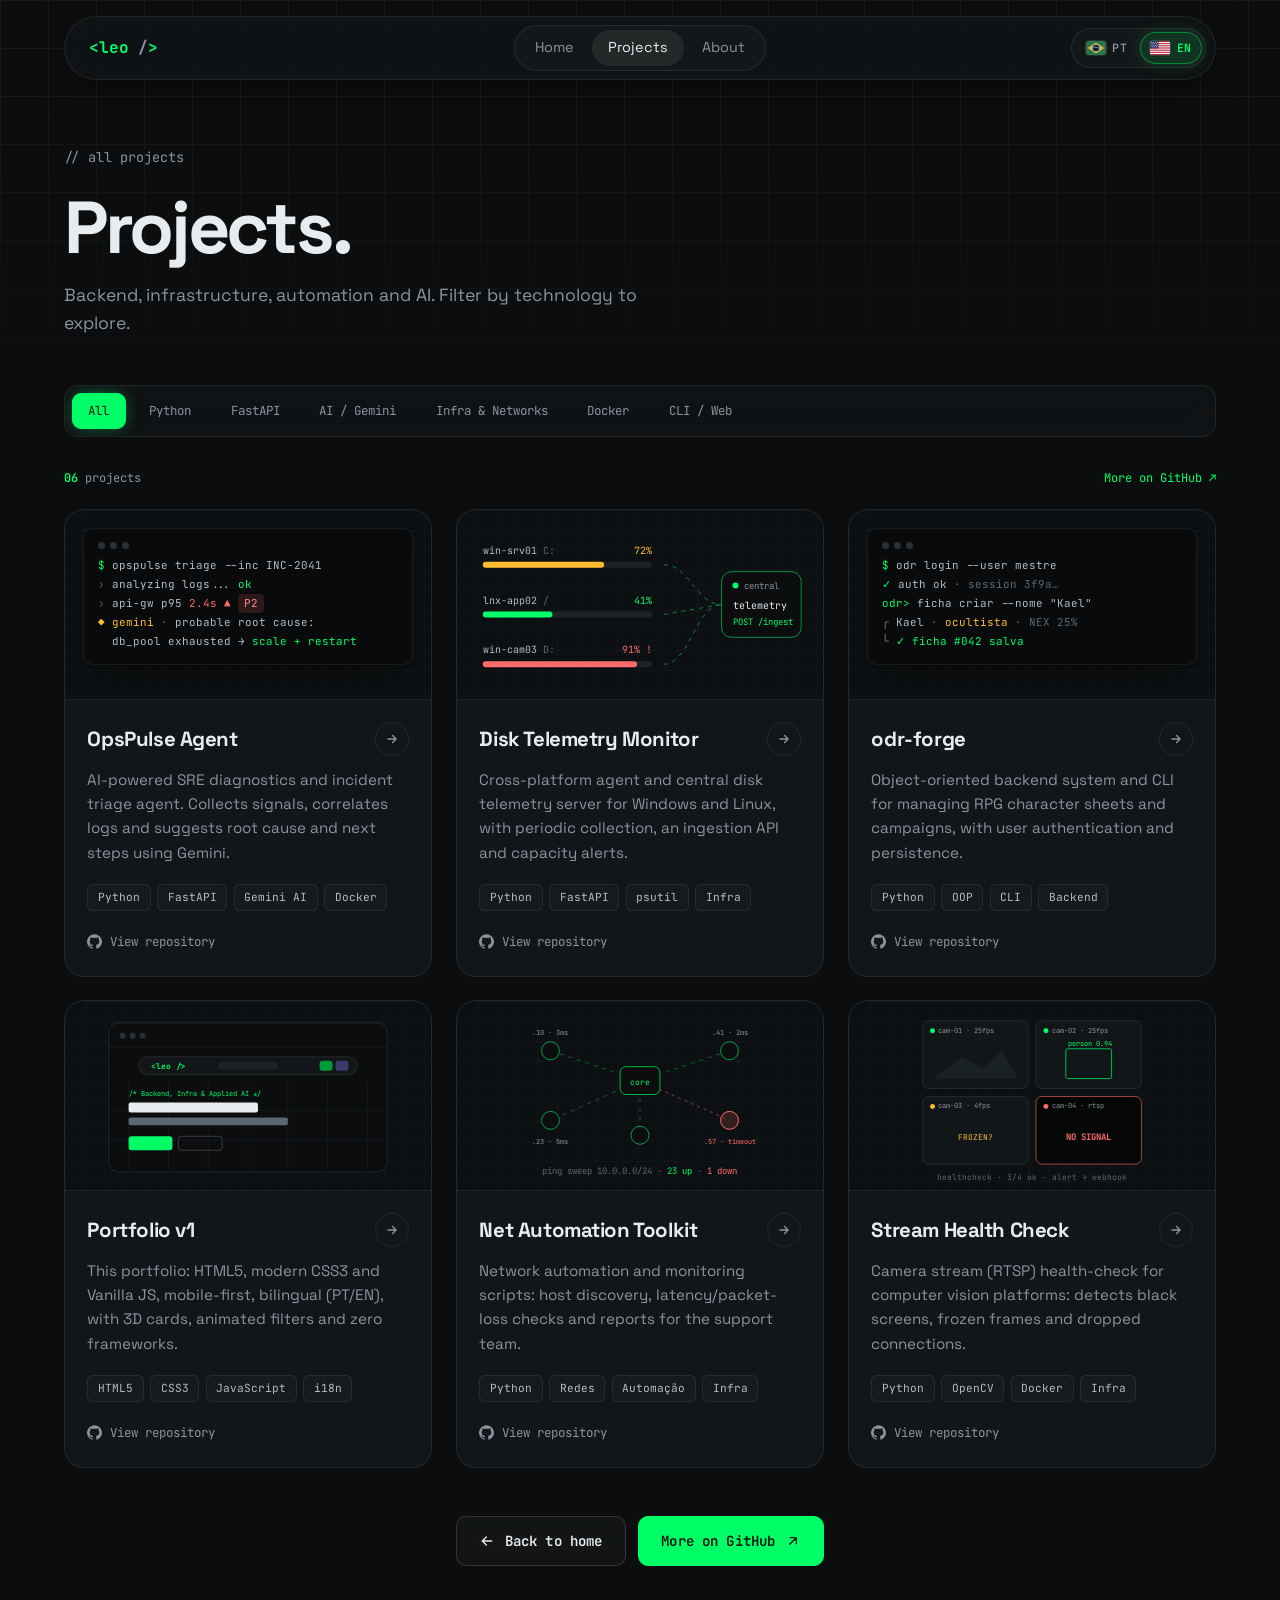
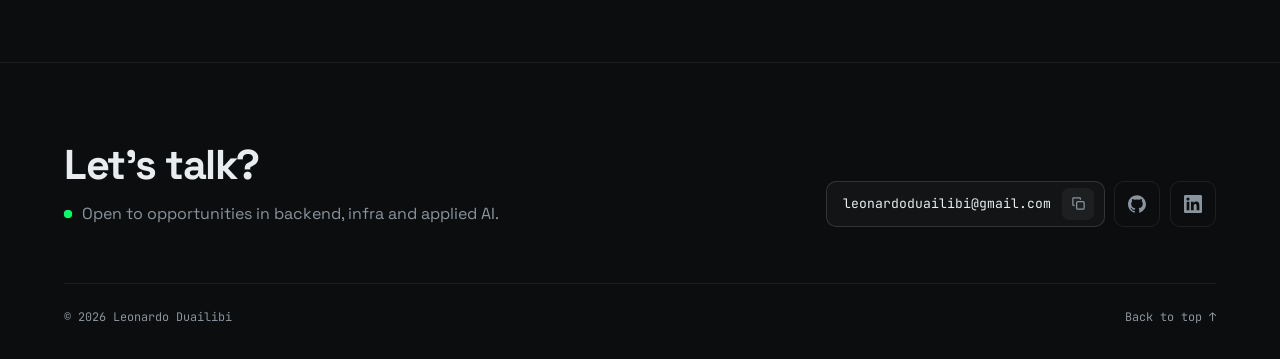
<file: projetos.html>
<!DOCTYPE html>
<html lang="pt-BR">
<head>
  <meta charset="UTF-8" />
  <meta name="viewport" content="width=device-width, initial-scale=1, viewport-fit=cover" />
  <title>Leonardo Duailibi</title>
  <link rel="icon" type="image/svg+xml" href="data:image/svg+xml,%3Csvg xmlns='http://www.w3.org/2000/svg' viewBox='0 0 32 32'%3E%3Cpath d='M11 10L5 16l6 6M21 10l6 6-6 6M18 7l-4 18' fill='none' stroke='%2300ff66' stroke-width='2.6' stroke-linecap='round' stroke-linejoin='round'/%3E%3C/svg%3E" />
  <meta name="description" content="Portfólio de Leonardo Duailibi: backend, infraestrutura, APIs assíncronas e agentes de IA." />
  <meta name="theme-color" content="#0B0D0E" />
  <meta name="color-scheme" content="dark" />

  <link rel="preconnect" href="https://fonts.googleapis.com" />
  <link rel="preconnect" href="https://fonts.gstatic.com" crossorigin />
  <link href="https://fonts.googleapis.com/css2?family=JetBrains+Mono:wght@400;500;600;700&family=Space+Grotesk:wght@400;500;600;700&display=swap" rel="stylesheet" />
  <link rel="icon" type="image/svg+xml" href="data:image/svg+xml,%3Csvg xmlns='http://www.w3.org/2000/svg' viewBox='0 0 32 32'%3E%3Crect width='32' height='32' rx='8' fill='%230d1117'/%3E%3Ctext x='16' y='21' font-family='monospace' font-size='13' font-weight='700' text-anchor='middle' fill='%2300ff66'%3E%26lt;/%26gt;%3C/text%3E%3C/svg%3E" />

  <link rel="stylesheet" href="./css/style.css" />
  <script>document.documentElement.classList.add("js");</script>
</head>

<body data-title-key="meta.title.projects">
  <!-- Sprite de ícones reutilizáveis -->
  <svg width="0" height="0" style="position:absolute" aria-hidden="true" focusable="false">
    <symbol id="i-gh" viewBox="0 0 24 24"><path fill="currentColor" d="M12 .3a12 12 0 0 0-3.8 23.38c.6.12.83-.26.83-.57l-.02-2.04c-3.34.73-4.04-1.6-4.04-1.6-.55-1.4-1.34-1.77-1.34-1.77-1.09-.74.08-.73.08-.73 1.2.09 1.84 1.24 1.84 1.24 1.07 1.83 2.81 1.3 3.5 1 .1-.78.42-1.31.76-1.6-2.67-.31-5.47-1.34-5.47-5.94 0-1.31.47-2.38 1.24-3.22-.14-.3-.54-1.52.1-3.18 0 0 1-.32 3.3 1.23a11.5 11.5 0 0 1 6 0c2.28-1.55 3.290-1.23 3.29-1.23.64 1.66.24 2.88.12 3.18a4.65 4.65 0 0 1 1.23 3.22c0 4.61-2.8 5.63-5.48 5.92.42.36.81 1.1.81 2.22l-.01 3.29c0 .31.2.69.82.57A12 12 0 0 0 12 .3" /></symbol>
    <symbol id="i-in" viewBox="0 0 24 24"><path fill="currentColor" d="M20.45 20.45h-3.55v-5.57c0-1.33-.03-3.04-1.85-3.04-1.86 0-2.14 1.45-2.14 2.94v5.67H9.35V9h3.41v1.56h.05c.48-.9 1.64-1.85 3.37-1.85 3.6 0 4.27 2.37 4.27 5.46v6.28zM5.34 7.43a2.06 2.06 0 1 1 0-4.13 2.06 2.06 0 0 1 0 4.13zm1.78 13.02H3.56V9h3.56v11.45zM22.22 0H1.77C.79 0 0 .77 0 1.73v20.54C0 23.23.79 24 1.77 24h20.45c.98 0 1.78-.77 1.78-1.73V1.73C24 .77 23.2 0 22.22 0z" /></symbol>
    <symbol id="i-arrow" viewBox="0 0 24 24"><path fill="none" stroke="currentColor" stroke-width="2.2" stroke-linecap="round" stroke-linejoin="round" d="M5 12h14M13 6l6 6-6 6" /></symbol>
  </svg>

  <a class="skip-link" href="#conteudo" data-i18n="nav.skip">Pular para o conteúdo</a>

  <!-- =================== NAVBAR =================== -->
  <header class="nav" id="nav">
    <nav class="nav__bar" aria-label="Principal">
      <a href="./index.html" class="nav__logo" aria-label="Leonardo Duailibi — início">&lt;leo <span>/</span>&gt;</a>

      <div class="nav__links">
        <a href="./index.html#inicio" data-i18n="nav.home">Início</a>
        <a href="./projetos.html" class="is-active" aria-current="page" data-i18n="nav.projects">Projetos</a>
        <a href="./index.html#sobre" data-i18n="nav.about">Sobre</a>
      </div>

      <div class="nav__right">
        <div class="lang" role="group" data-i18n-attr="aria-label:nav.lang" aria-label="Selecionar idioma">
          <button class="lang__btn is-active" type="button" data-lang="pt" aria-pressed="true" data-i18n-attr="aria-label:nav.langPt" aria-label="Mudar idioma para Português">
            <svg viewBox="0 0 20 14" aria-hidden="true" focusable="false">
              <rect width="20" height="14" fill="#009C3B" />
              <polygon points="10,1.6 18.3,7 10,12.4 1.7,7" fill="#FFDF00" />
              <circle cx="10" cy="7" r="3.3" fill="#002776" />
              <path d="M6.85 6.35c2.1-.55 4.35-.2 6.25.95" stroke="#fff" stroke-width=".6" fill="none" />
            </svg>
            PT
          </button>
          <button class="lang__btn" type="button" data-lang="en" aria-pressed="false" data-i18n-attr="aria-label:nav.langEn" aria-label="Mudar idioma para Inglês">
            <svg viewBox="0 0 20 14" aria-hidden="true" focusable="false">
              <rect width="20" height="14" fill="#fff" />
              <g fill="#B22234">
                <rect y="0" width="20" height="1.08" />
                <rect y="2.15" width="20" height="1.08" />
                <rect y="4.31" width="20" height="1.08" />
                <rect y="6.46" width="20" height="1.08" />
                <rect y="8.62" width="20" height="1.08" />
                <rect y="10.77" width="20" height="1.08" />
                <rect y="12.92" width="20" height="1.08" />
              </g>
              <rect width="8.6" height="7.54" fill="#3C3B6E" />
              <g fill="#fff">
                <circle cx="1.4" cy="1.3" r=".45" /><circle cx="3.5" cy="1.3" r=".45" /><circle cx="5.6" cy="1.3" r=".45" /><circle cx="7.4" cy="1.3" r=".45" />
                <circle cx="2.45" cy="2.8" r=".45" /><circle cx="4.55" cy="2.8" r=".45" /><circle cx="6.6" cy="2.8" r=".45" />
                <circle cx="1.4" cy="4.3" r=".45" /><circle cx="3.5" cy="4.3" r=".45" /><circle cx="5.6" cy="4.3" r=".45" /><circle cx="7.4" cy="4.3" r=".45" />
                <circle cx="2.45" cy="5.8" r=".45" /><circle cx="4.55" cy="5.8" r=".45" /><circle cx="6.6" cy="5.8" r=".45" />
              </g>
            </svg>
            EN
          </button>
        </div>

        <button class="nav__toggle" type="button" aria-expanded="false" aria-controls="mobile-menu" data-i18n-attr="aria-label:nav.menu" aria-label="Abrir menu de navegação">
          <span></span><span></span><span></span>
        </button>
      </div>
    </nav>

    <div class="nav__mobile" id="mobile-menu">
      <a href="./index.html#inicio" data-i18n="nav.home">Início</a>
      <a href="./projetos.html" class="is-active" aria-current="page" data-i18n="nav.projects">Projetos</a>
      <a href="./index.html#sobre" data-i18n="nav.about">Sobre</a>
    </div>
  </header>

  <main id="conteudo">
    <!-- =================== PAGE HERO =================== -->
    <div class="page-hero">
      <div class="container">
        <span class="hero__tag reveal" data-i18n="page.label">// todos os projetos</span>
        <h1 class="page-hero__title reveal" style="--delay: 80ms" data-i18n="page.title">Projetos.</h1>
        <p class="page-hero__subtitle reveal" style="--delay: 140ms" data-i18n="page.subtitle">Backend, infraestrutura, automação e IA. Filtre por tecnologia para explorar.</p>
      </div>
    </div>

    <div class="container" style="padding-bottom: clamp(4rem, 9vw, 6rem)">
      <!-- Filtros -->
      <div class="filters-wrap reveal" style="--delay: 200ms">
        <div class="filters" role="toolbar" data-i18n-attr="aria-label:page.filterAria" aria-label="Filtrar projetos por tecnologia">
          <button class="filter is-active" type="button" data-filter="all" aria-pressed="true" data-i18n="filter.all">Todos</button>
          <button class="filter" type="button" data-filter="python" aria-pressed="false" data-i18n="filter.python">Python</button>
          <button class="filter" type="button" data-filter="fastapi" aria-pressed="false" data-i18n="filter.fastapi">FastAPI</button>
          <button class="filter" type="button" data-filter="ai" aria-pressed="false" data-i18n="filter.ai">IA / Gemini</button>
          <button class="filter" type="button" data-filter="infra" aria-pressed="false" data-i18n="filter.infra">Infra &amp; Redes</button>
          <button class="filter" type="button" data-filter="docker" aria-pressed="false" data-i18n="filter.docker">Docker</button>
          <button class="filter" type="button" data-filter="cli" aria-pressed="false" data-i18n="filter.cli">CLI / Web</button>
        </div>
      </div>

      <div class="filter-meta" aria-live="polite">
        <span><b data-count>06</b> <span data-count-label>projetos</span></span>
        <a href="https://github.com/laccioli" target="_blank" rel="noopener noreferrer" class="accent"><span data-i18n="page.more">Mais no GitHub</span> ↗</a>
      </div>

      <div class="projects-grid">
        <!-- 1) OpsPulse Agent -->
        <div class="card-wrap reveal" data-tags="python fastapi ai docker infra">
          <article class="card" data-tilt>
            <div class="card__preview" aria-hidden="true">
              <div class="pv-term">
                <div class="pv-term__dots"><i></i><i></i><i></i></div>
                <p><span class="pv-g">$</span> opspulse triage --inc INC-2041</p>
                <p><span class="pv-m">›</span> <span data-i18n="p.preview.analyzing">analisando logs...</span> <span class="pv-g">ok</span></p>
                <p><span class="pv-m">›</span> api-gw p95 <span class="pv-r">2.4s ▲</span> <span class="pv-badge">P2</span></p>
                <p><span class="pv-y">◆ gemini</span> <span class="pv-m">·</span> <span data-i18n="p.preview.rootcause">causa raiz provável</span>:</p>
                <p>&nbsp;&nbsp;db_pool exhausted → <span class="pv-g">scale + restart</span></p>
              </div>
            </div>
            <div class="card__body">
              <div class="card__top">
                <h3 class="card__title">OpsPulse Agent</h3>
                <span class="card__arrow" aria-hidden="true"><svg><use href="#i-arrow" /></svg></span>
              </div>
              <p class="card__desc" data-i18n="p.opspulse.desc">Agente de diagnóstico SRE e triagem de incidentes com IA. Coleta sinais, correlaciona logs e sugere causa raiz e próximos passos usando Gemini.</p>
              <ul class="tags"><li class="tag">Python</li><li class="tag">FastAPI</li><li class="tag">Gemini AI</li><li class="tag">Docker</li></ul>
              <a class="card__link" href="https://github.com/laccioli/opspulse-agent" target="_blank" rel="noopener noreferrer"><svg aria-hidden="true"><use href="#i-gh" /></svg><span data-i18n="projects.repo">Ver repositório</span></a>
            </div>
          </article>
        </div>

        <!-- 2) Disk Telemetry Monitor -->
        <div class="card-wrap reveal" style="--delay: 80ms" data-tags="python fastapi infra">
          <article class="card" data-tilt>
            <div class="card__preview" aria-hidden="true">
              <svg class="pv-svg" viewBox="0 0 360 190" preserveAspectRatio="xMidYMid meet">
                <g font-size="10" fill="#b4bcc4">
                  <text x="22" y="44">win-srv01 <tspan fill="#5d6770">C:</tspan></text>
                  <text x="22" y="94">lnx-app02 <tspan fill="#5d6770">/</tspan></text>
                  <text x="22" y="144">win-cam03 <tspan fill="#5d6770">D:</tspan></text>
                </g>
                <rect x="22" y="52" width="170" height="6" rx="3" fill="#1c2226" />
                <rect class="pv-bar" x="22" y="52" width="122" height="6" rx="3" fill="#febc2e" />
                <rect x="22" y="102" width="170" height="6" rx="3" fill="#1c2226" />
                <rect class="pv-bar" x="22" y="102" width="70" height="6" rx="3" fill="#00ff66" />
                <rect x="22" y="152" width="170" height="6" rx="3" fill="#1c2226" />
                <rect class="pv-bar" x="22" y="152" width="155" height="6" rx="3" fill="#ff6b6b" />
                <g font-size="10" text-anchor="end">
                  <text x="192" y="44" fill="#febc2e">72%</text>
                  <text x="192" y="94" fill="#00ff66">41%</text>
                  <text x="192" y="144" fill="#ff6b6b">91% !</text>
                </g>
                <g stroke="#00ff66" stroke-opacity=".5" stroke-width="1" fill="none">
                  <path class="pv-dash" d="M204 55 C230 55 236 95 262 95" />
                  <path class="pv-dash" d="M204 105 L262 95" />
                  <path class="pv-dash" d="M204 155 C230 155 236 95 262 95" />
                </g>
                <rect x="262" y="62" width="80" height="66" rx="10" fill="#0b0d0e" stroke="#00ff66" stroke-opacity=".55" />
                <circle class="pv-pulse" cx="276" cy="76" r="3" fill="#00ff66" />
                <text x="285" y="79" font-size="9" fill="#8a949e">central</text>
                <text x="274" y="100" font-size="10" fill="#e8ecef">telemetry</text>
                <text x="274" y="116" font-size="9" fill="#00ff66">POST /ingest</text>
              </svg>
            </div>
            <div class="card__body">
              <div class="card__top">
                <h3 class="card__title">Disk Telemetry Monitor</h3>
                <span class="card__arrow" aria-hidden="true"><svg><use href="#i-arrow" /></svg></span>
              </div>
              <p class="card__desc" data-i18n="p.disk.desc">Agente multiplataforma e servidor central de telemetria de disco para Windows e Linux, com coleta periódica, API de ingestão e alertas de capacidade.</p>
              <ul class="tags"><li class="tag">Python</li><li class="tag">FastAPI</li><li class="tag">psutil</li><li class="tag">Infra</li></ul>
              <a class="card__link" href="https://github.com/laccioli/disk-telemetry-monitor" target="_blank" rel="noopener noreferrer"><svg aria-hidden="true"><use href="#i-gh" /></svg><span data-i18n="projects.repo">Ver repositório</span></a>
            </div>
          </article>
        </div>

        <!-- 3) odr-forge -->
        <div class="card-wrap reveal" style="--delay: 160ms" data-tags="python cli">
          <article class="card" data-tilt>
            <div class="card__preview" aria-hidden="true">
              <div class="pv-term">
                <div class="pv-term__dots"><i></i><i></i><i></i></div>
                <p><span class="pv-g">$</span> odr login --user mestre</p>
                <p><span class="pv-g">✓</span> auth ok <span class="pv-m">· session 3f9a…</span></p>
                <p><span class="pv-g">odr&gt;</span> ficha criar --nome "Kael"</p>
                <p><span class="pv-m">┌</span> Kael <span class="pv-m">·</span> <span class="pv-y">ocultista</span> <span class="pv-m">· NEX 25%</span></p>
                <p><span class="pv-m">└</span> <span class="pv-g">✓ ficha #042 salva</span></p>
              </div>
            </div>
            <div class="card__body">
              <div class="card__top">
                <h3 class="card__title">odr-forge</h3>
                <span class="card__arrow" aria-hidden="true"><svg><use href="#i-arrow" /></svg></span>
              </div>
              <p class="card__desc" data-i18n="p.odr.desc">Sistema backend orientado a objetos e CLI para gerenciamento de fichas e campanhas de RPG, com autenticação de usuários e persistência.</p>
              <ul class="tags"><li class="tag">Python</li><li class="tag">OOP</li><li class="tag">CLI</li><li class="tag">Backend</li></ul>
              <a class="card__link" href="https://github.com/ordem-da-renascenca/odr-forge" target="_blank" rel="noopener noreferrer"><svg aria-hidden="true"><use href="#i-gh" /></svg><span data-i18n="projects.repo">Ver repositório</span></a>
            </div>
          </article>
        </div>

        <!-- 4) Este portfólio -->
        <div class="card-wrap reveal" data-tags="cli">
          <article class="card" data-tilt>
            <div class="card__preview" aria-hidden="true">
              <svg class="pv-svg" viewBox="0 0 360 190" preserveAspectRatio="xMidYMid meet">
                <rect x="40" y="22" width="280" height="150" rx="10" fill="#0b0d0e" stroke="rgba(255,255,255,.1)" />
                <circle cx="54" cy="35" r="3" fill="#2a3034" /><circle cx="64" cy="35" r="3" fill="#2a3034" /><circle cx="74" cy="35" r="3" fill="#2a3034" />
                <line x1="40" y1="46" x2="320" y2="46" stroke="rgba(255,255,255,.07)" />
                <rect x="70" y="56" width="220" height="18" rx="9" fill="#121618" stroke="rgba(255,255,255,.1)" />
                <text x="82" y="68" font-size="8" font-weight="700" fill="#00ff66">&lt;leo /&gt;</text>
                <rect x="150" y="61" width="60" height="8" rx="4" fill="#1c2226" />
                <rect x="252" y="60" width="13" height="10" rx="3" fill="#009C3B" />
                <rect x="268" y="60" width="13" height="10" rx="3" fill="#3C3B6E" />
                <g stroke="#161a1d">
                  <line x1="60" y1="80" x2="60" y2="170" /><line x1="100" y1="80" x2="100" y2="170" /><line x1="140" y1="80" x2="140" y2="170" /><line x1="180" y1="80" x2="180" y2="170" /><line x1="220" y1="80" x2="220" y2="170" /><line x1="260" y1="80" x2="260" y2="170" /><line x1="300" y1="80" x2="300" y2="170" />
                  <line x1="41" y1="110" x2="319" y2="110" /><line x1="41" y1="140" x2="319" y2="140" />
                </g>
                <text x="60" y="95" font-size="7" fill="#00ff66">/* Backend, Infra &amp; Applied AI */</text>
                <rect x="60" y="102" width="130" height="10" rx="2" fill="#e8ecef" />
                <rect x="60" y="117" width="160" height="8" rx="2" fill="#5d6770" />
                <rect class="pv-pulse" x="60" y="136" width="44" height="14" rx="3" fill="#00ff66" />
                <rect x="110" y="136" width="44" height="14" rx="3" fill="none" stroke="rgba(255,255,255,.2)" />
              </svg>
            </div>
            <div class="card__body">
              <div class="card__top">
                <h3 class="card__title">Portfolio v1</h3>
                <span class="card__arrow" aria-hidden="true"><svg><use href="#i-arrow" /></svg></span>
              </div>
              <p class="card__desc" data-i18n="p.portfolio.desc">Este portfólio: HTML5, CSS3 moderno e Vanilla JS, mobile-first, bilíngue (PT/EN), com cards 3D, filtros animados e zero frameworks.</p>
              <ul class="tags"><li class="tag">HTML5</li><li class="tag">CSS3</li><li class="tag">JavaScript</li><li class="tag">i18n</li></ul>
              <a class="card__link" href="https://github.com/laccioli" target="_blank" rel="noopener noreferrer"><svg aria-hidden="true"><use href="#i-gh" /></svg><span data-i18n="projects.repo">Ver repositório</span></a>
            </div>
          </article>
        </div>

        <!-- 5) Automações de rede -->
        <div class="card-wrap reveal" style="--delay: 80ms" data-tags="python infra">
          <article class="card" data-tilt>
            <div class="card__preview" aria-hidden="true">
              <svg class="pv-svg" viewBox="0 0 360 190" preserveAspectRatio="xMidYMid meet">
                <g stroke="#00ff66" stroke-opacity=".35" fill="none">
                  <path class="pv-dash" d="M180 80 L90 50" /><path class="pv-dash" d="M180 80 L90 120" />
                  <path class="pv-dash" d="M180 80 L270 50" /><path d="M180 80 L270 120" stroke="#ff6b6b" stroke-opacity=".5" stroke-dasharray="3 4" />
                  <path class="pv-dash" d="M180 80 L180 135" />
                </g>
                <rect x="160" y="66" width="40" height="28" rx="6" fill="#0b0d0e" stroke="#00ff66" stroke-opacity=".7" />
                <text x="180" y="84" font-size="8" text-anchor="middle" fill="#00ff66">core</text>
                <g font-size="7" text-anchor="middle">
                  <circle cx="90" cy="50" r="9" fill="#0b0d0e" stroke="#00ff66" stroke-opacity=".6" /><text x="90" y="34" fill="#8a949e">.10 · 3ms</text>
                  <circle cx="90" cy="120" r="9" fill="#0b0d0e" stroke="#00ff66" stroke-opacity=".6" /><text x="90" y="144" fill="#8a949e">.23 · 5ms</text>
                  <circle cx="270" cy="50" r="9" fill="#0b0d0e" stroke="#00ff66" stroke-opacity=".6" /><text x="270" y="34" fill="#8a949e">.41 · 2ms</text>
                  <circle class="pv-pulse" cx="270" cy="120" r="9" fill="rgba(255,107,107,.15)" stroke="#ff6b6b" /><text x="270" y="144" fill="#ff6b6b">.57 · timeout</text>
                  <circle cx="180" cy="135" r="9" fill="#0b0d0e" stroke="#00ff66" stroke-opacity=".6" />
                </g>
                <text x="180" y="174" font-size="9" text-anchor="middle" fill="#5d6770">ping sweep 10.0.0.0/24 · <tspan fill="#00ff66">23 up</tspan> · <tspan fill="#ff6b6b">1 down</tspan></text>
              </svg>
            </div>
            <div class="card__body">
              <div class="card__top">
                <h3 class="card__title">Net Automation Toolkit</h3>
                <span class="card__arrow" aria-hidden="true"><svg><use href="#i-arrow" /></svg></span>
              </div>
              <p class="card__desc" data-i18n="p.net.desc">Scripts de automação de rede e monitoramento: varredura de hosts, checagem de latência/perda de pacotes e relatórios para o time de suporte.</p>
              <ul class="tags"><li class="tag">Python</li><li class="tag">Redes</li><li class="tag">Automação</li><li class="tag">Infra</li></ul>
              <a class="card__link" href="https://github.com/laccioli" target="_blank" rel="noopener noreferrer"><svg aria-hidden="true"><use href="#i-gh" /></svg><span data-i18n="projects.repo">Ver repositório</span></a>
            </div>
          </article>
        </div>

        <!-- 6) Camera health-check -->
        <div class="card-wrap reveal" style="--delay: 160ms" data-tags="python infra docker">
          <article class="card" data-tilt>
            <div class="card__preview" aria-hidden="true">
              <svg class="pv-svg" viewBox="0 0 360 190" preserveAspectRatio="xMidYMid meet">
                <g font-size="7">
                  <rect x="70" y="20" width="106" height="68" rx="6" fill="#111618" stroke="rgba(255,255,255,.1)" />
                  <circle class="pv-pulse" cx="80" cy="30" r="2.5" fill="#00ff66" /><text x="86" y="32" fill="#8a949e">cam-01 · 25fps</text>
                  <path d="M80 78 L110 56 L130 68 L150 50 L166 78 Z" fill="#1a2124" />

                  <rect x="184" y="20" width="106" height="68" rx="6" fill="#111618" stroke="rgba(255,255,255,.1)" />
                  <circle class="pv-pulse" cx="194" cy="30" r="2.5" fill="#00ff66" /><text x="200" y="32" fill="#8a949e">cam-02 · 25fps</text>
                  <rect x="214" y="48" width="46" height="30" rx="2" fill="none" stroke="#00ff66" stroke-opacity=".7" />
                  <text x="216" y="45" fill="#00ff66">person 0.94</text>

                  <rect x="70" y="96" width="106" height="68" rx="6" fill="#111618" stroke="rgba(255,255,255,.1)" />
                  <circle cx="80" cy="106" r="2.5" fill="#febc2e" /><text x="86" y="108" fill="#8a949e">cam-03 · 4fps</text>
                  <text x="123" y="140" text-anchor="middle" fill="#febc2e" font-size="8">FROZEN?</text>

                  <rect x="184" y="96" width="106" height="68" rx="6" fill="#050606" stroke="#ff6b6b" stroke-opacity=".6" />
                  <circle cx="194" cy="106" r="2.5" fill="#ff6b6b" /><text x="200" y="108" fill="#8a949e">cam-04 · rtsp</text>
                  <text class="pv-pulse" x="237" y="140" text-anchor="middle" fill="#ff6b6b" font-size="9" font-weight="700">NO SIGNAL</text>
                </g>
                <text x="180" y="180" font-size="8" text-anchor="middle" fill="#5d6770">healthcheck · 3/4 ok · alert → webhook</text>
              </svg>
            </div>
            <div class="card__body">
              <div class="card__top">
                <h3 class="card__title">Stream Health Check</h3>
                <span class="card__arrow" aria-hidden="true"><svg><use href="#i-arrow" /></svg></span>
              </div>
              <p class="card__desc" data-i18n="p.cam.desc">Health-check de streams de câmeras (RTSP) para plataformas de visão computacional: detecta tela preta, congelamento e queda de conexão.</p>
              <ul class="tags"><li class="tag">Python</li><li class="tag">OpenCV</li><li class="tag">Docker</li><li class="tag">Infra</li></ul>
              <a class="card__link" href="https://github.com/laccioli" target="_blank" rel="noopener noreferrer"><svg aria-hidden="true"><use href="#i-gh" /></svg><span data-i18n="projects.repo">Ver repositório</span></a>
            </div>
          </article>
        </div>
      </div>

      <p class="empty-state" hidden data-i18n="page.empty">Nenhum projeto nesta categoria (ainda).</p>

      <div class="page-cta reveal">
        <a href="./index.html" class="btn btn--ghost">
          <svg viewBox="0 0 24 24" fill="none" stroke="currentColor" stroke-width="2" stroke-linecap="round" stroke-linejoin="round" aria-hidden="true"><path d="M19 12H5M11 6l-6 6 6 6" /></svg>
          <span data-i18n="page.back">Voltar ao início</span>
        </a>
        <a href="https://github.com/laccioli" target="_blank" rel="noopener noreferrer" class="btn btn--primary">
          <span data-i18n="page.more">Mais no GitHub</span>
          <svg viewBox="0 0 24 24" fill="none" stroke="currentColor" stroke-width="2" stroke-linecap="round" stroke-linejoin="round" aria-hidden="true"><path d="M7 17 17 7M8 7h9v9" /></svg>
        </a>
      </div>
    </div>
  </main>

  <!-- =================== FOOTER =================== -->
  <footer class="footer">
    <div class="container">
      <div class="footer__top">
        <div class="reveal">
          <h2 class="footer__cta" data-i18n="footer.cta">Vamos conversar?</h2>
          <p class="footer__availability"><span class="status__dot" aria-hidden="true"></span><span data-i18n="footer.availability">Aberto a oportunidades em backend, infra e IA aplicada.</span></p>
        </div>

        <div class="footer__actions reveal" style="--delay: 100ms">
          <button class="copy-email" type="button" data-email="leonardoduailibi@gmail.com" data-i18n-attr="title:footer.copy" title="Copiar e-mail">
            <span class="copy-email__addr">leonardoduailibi@gmail.com</span>
            <span class="copy-email__icon" aria-hidden="true">
              <svg viewBox="0 0 24 24" fill="none" stroke="currentColor" stroke-width="2" stroke-linecap="round" stroke-linejoin="round"><rect x="9" y="9" width="12" height="12" rx="2" /><path d="M5 15H4a1 1 0 0 1-1-1V4a1 1 0 0 1 1-1h10a1 1 0 0 1 1 1v1" /></svg>
            </span>
            <span class="copy-email__toast" role="status" aria-live="polite">Copiado!</span>
          </button>
          <a class="icon-btn" href="https://github.com/laccioli" target="_blank" rel="noopener noreferrer" data-i18n-attr="aria-label:hero.github" aria-label="Perfil no GitHub"><svg aria-hidden="true"><use href="#i-gh" /></svg></a>
          <a class="icon-btn" href="https://www.linkedin.com/in/leonardoduailibi" target="_blank" rel="noopener noreferrer" data-i18n-attr="aria-label:hero.linkedin" aria-label="Perfil no LinkedIn"><svg aria-hidden="true"><use href="#i-in" /></svg></a>
        </div>
      </div>

      <div class="footer__bottom">
        <span data-i18n="footer.rights">© 2026 Leonardo Duailibi</span>
        <a href="#conteudo" data-i18n="footer.top">Voltar ao topo ↑</a>
      </div>
    </div>
  </footer>

  <script src="./js/translations.js" defer></script>
  <script src="./js/script.js" defer></script>
</body>
</html>
</file>
<file: css/style.css>
/* =========================================================
   Leonardo Duailibi — Portfolio
   Mobile-first · Dark · Grid técnico · Accent #00FF66
   ========================================================= */

:root {
  --bg: #0b0d0e;
  --bg-elev: #111416;
  --bg-card: #121618;
  --grid-line: #161a1d;
  --line: rgba(255, 255, 255, 0.08);
  --line-strong: rgba(255, 255, 255, 0.14);
  --text: #e8ecef;
  --text-dim: #b4bcc4;
  --muted: #8a949e;
  --accent: #00ff66;
  --accent-ink: #03140a;
  --accent-soft: rgba(0, 255, 102, 0.12);
  --accent-glow: 0 0 0 1px rgba(0, 255, 102, 0.35), 0 0 24px rgba(0, 255, 102, 0.28);
  --glass: rgba(18, 22, 24, 0.72);

  --font-display: "Space Grotesk", "Plus Jakarta Sans", system-ui, -apple-system, "Segoe UI", sans-serif;
  --font-mono: "JetBrains Mono", ui-monospace, SFMono-Regular, Menlo, Consolas, monospace;

  --radius-sm: 8px;
  --radius: 14px;
  --radius-lg: 20px;
  --container: 1280px;
  --gutter: clamp(1.1rem, 4vw, 2rem);
  --nav-h: 64px;
  --ease: cubic-bezier(0.22, 1, 0.36, 1);
}

/* ---------- Reset ---------- */
*,
*::before,
*::after {
  box-sizing: border-box;
}

html {
  -webkit-text-size-adjust: 100%;
  scroll-behavior: smooth;
  scroll-padding-top: calc(var(--nav-h) + 32px);
}

body {
  margin: 0;
  min-height: 100vh;
  background: var(--bg);
  color: var(--text);
  font-family: var(--font-display);
  font-size: 1rem;
  line-height: 1.6;
  -webkit-font-smoothing: antialiased;
  -moz-osx-font-smoothing: grayscale;
  overflow-x: hidden;
}

img,
svg {
  display: block;
  max-width: 100%;
}

a {
  color: inherit;
  text-decoration: none;
}

button {
  font: inherit;
  color: inherit;
  background: none;
  border: 0;
  cursor: pointer;
  padding: 0;
}

h1,
h2,
h3,
p {
  margin: 0;
}

ul {
  margin: 0;
  padding: 0;
  list-style: none;
}

::selection {
  background: var(--accent);
  color: var(--accent-ink);
}

:focus-visible {
  outline: 2px solid var(--accent);
  outline-offset: 3px;
  border-radius: 6px;
}

.sr-only {
  position: absolute !important;
  width: 1px;
  height: 1px;
  padding: 0;
  margin: -1px;
  overflow: hidden;
  clip: rect(0, 0, 0, 0);
  white-space: nowrap;
  border: 0;
}

.skip-link {
  position: fixed;
  top: -60px;
  left: 1rem;
  z-index: 200;
  padding: 0.6rem 1rem;
  background: var(--accent);
  color: var(--accent-ink);
  font-family: var(--font-mono);
  font-size: 0.85rem;
  border-radius: var(--radius-sm);
  transition: top 0.2s var(--ease);
}

.skip-link:focus {
  top: 1rem;
}

.container {
  width: 90%;
  max-width: var(--container);
  margin-inline: auto;
}

.mono {
  font-family: var(--font-mono);
}

.accent {
  color: var(--accent);
}

/* =========================================================
   NAVBAR — pílula de vidro fosco
   ========================================================= */
.nav {
  position: fixed;
  top: 12px;
  left: 50%;
  z-index: 100;
  width: min(var(--container), 90%);
  transform: translateX(-50%);
}

.nav__bar {
  position: relative;
  display: flex;
  align-items: center;
  justify-content: space-between;
  gap: 0.75rem;
  height: var(--nav-h);
  padding: 0 0.6rem 0 1.25rem;
  background: var(--glass);
  -webkit-backdrop-filter: blur(14px) saturate(140%);
  backdrop-filter: blur(14px) saturate(140%);
  border: 1px solid var(--line);
  border-radius: 999px;
  box-shadow: 0 10px 40px -12px rgba(0, 0, 0, 0.6);
  transition: background 0.3s var(--ease), box-shadow 0.3s var(--ease);
}

.nav.is-scrolled .nav__bar {
  background: rgba(14, 17, 19, 0.85);
  box-shadow: 0 14px 50px -14px rgba(0, 0, 0, 0.85);
}

.nav__logo {
  font-family: var(--font-mono);
  font-weight: 700;
  font-size: 1rem;
  color: var(--accent);
  letter-spacing: -0.01em;
  white-space: nowrap;
  transition: text-shadow 0.25s var(--ease);
}

.nav__logo:hover {
  text-shadow: 0 0 14px rgba(0, 255, 102, 0.6);
}

.nav__logo span {
  color: var(--muted);
}

.nav__links {
  display: none;
}

.nav__right {
  display: flex;
  align-items: center;
  gap: 0.5rem;
}

/* Seletor de idioma */
.lang {
  display: inline-flex;
  align-items: center;
  gap: 2px;
  padding: 3px;
  border: 1px solid var(--line);
  border-radius: 999px;
  background: rgba(255, 255, 255, 0.025);
}

.lang__btn {
  display: inline-flex;
  align-items: center;
  gap: 0.4rem;
  height: 32px;
  padding: 0 0.6rem;
  border-radius: 999px;
  border: 1px solid transparent;
  font-family: var(--font-mono);
  font-size: 0.72rem;
  font-weight: 600;
  letter-spacing: 0.04em;
  color: var(--muted);
  transition: color 0.2s var(--ease), background 0.2s var(--ease), border-color 0.2s var(--ease),
    box-shadow 0.2s var(--ease);
}

.lang__btn svg {
  width: 20px;
  height: 14px;
  border-radius: 3px;
  flex-shrink: 0;
  box-shadow: 0 0 0 1px rgba(255, 255, 255, 0.12);
  filter: saturate(0.55) brightness(0.85);
  transition: filter 0.2s var(--ease);
}

.lang__btn:hover {
  color: var(--text);
}

.lang__btn:hover svg {
  filter: none;
}

.lang__btn.is-active {
  color: var(--accent);
  background: var(--accent-soft);
  border-color: rgba(0, 255, 102, 0.4);
  box-shadow: 0 0 14px rgba(0, 255, 102, 0.18);
}

.lang__btn.is-active svg {
  filter: none;
}

/* Hambúrguer */
.nav__toggle {
  position: relative;
  display: inline-grid;
  place-items: center;
  width: 42px;
  height: 42px;
  border-radius: 999px;
  border: 1px solid var(--line);
  background: rgba(255, 255, 255, 0.03);
  transition: border-color 0.2s var(--ease);
}

.nav__toggle:hover {
  border-color: var(--line-strong);
}

.nav__toggle span {
  position: absolute;
  width: 16px;
  height: 1.5px;
  background: var(--text);
  border-radius: 2px;
  transition: transform 0.3s var(--ease), opacity 0.2s var(--ease);
}

.nav__toggle span:nth-child(1) {
  transform: translateY(-5px);
}

.nav__toggle span:nth-child(3) {
  transform: translateY(5px);
}

.nav.is-open .nav__toggle span:nth-child(1) {
  transform: rotate(45deg);
}

.nav.is-open .nav__toggle span:nth-child(2) {
  opacity: 0;
}

.nav.is-open .nav__toggle span:nth-child(3) {
  transform: rotate(-45deg);
}

/* Menu mobile (dropdown) */
.nav__mobile {
  position: absolute;
  top: calc(100% + 8px);
  left: 0;
  right: 0;
  padding: 0.5rem;
  background: rgba(14, 17, 19, 0.92);
  -webkit-backdrop-filter: blur(14px);
  backdrop-filter: blur(14px);
  border: 1px solid var(--line);
  border-radius: var(--radius-lg);
  box-shadow: 0 20px 50px -16px rgba(0, 0, 0, 0.8);
  opacity: 0;
  visibility: hidden;
  transform: translateY(-8px) scale(0.98);
  transform-origin: top center;
  transition: opacity 0.25s var(--ease), transform 0.25s var(--ease), visibility 0.25s;
}

.nav.is-open .nav__mobile {
  opacity: 1;
  visibility: visible;
  transform: none;
}

.nav__mobile a {
  display: flex;
  align-items: center;
  justify-content: space-between;
  padding: 0.95rem 1rem;
  border-radius: var(--radius);
  font-size: 1.05rem;
  color: var(--text-dim);
  transition: background 0.2s var(--ease), color 0.2s var(--ease);
}

.nav__mobile a::after {
  content: "→";
  font-family: var(--font-mono);
  color: var(--muted);
  transition: transform 0.2s var(--ease), color 0.2s var(--ease);
}

.nav__mobile a:hover,
.nav__mobile a.is-active {
  background: rgba(255, 255, 255, 0.04);
  color: var(--text);
}

.nav__mobile a.is-active::after,
.nav__mobile a:hover::after {
  color: var(--accent);
  transform: translateX(3px);
}

@media (max-width: 380px) {
  .nav__bar {
    padding-left: 1rem;
  }
  .lang__btn {
    padding: 0 0.45rem;
    gap: 0.3rem;
  }
}

@media (min-width: 820px) {
  .nav {
    top: 16px;
  }

  .nav__bar {
    padding: 0 0.55rem 0 1.5rem;
  }

  .nav__toggle,
  .nav__mobile {
    display: none;
  }

  .nav__links {
    position: absolute;
    left: 50%;
    display: flex;
    gap: 2px;
    padding: 4px;
    transform: translateX(-50%);
    border: 1px solid var(--line);
    border-radius: 999px;
    background: rgba(255, 255, 255, 0.025);
  }

  .nav__links a {
    padding: 0.42rem 1rem;
    border-radius: 999px;
    font-size: 0.9rem;
    color: var(--muted);
    transition: color 0.2s var(--ease), background 0.2s var(--ease);
  }

  .nav__links a:hover {
    color: var(--text);
  }

  .nav__links a.is-active {
    color: var(--text);
    background: rgba(255, 255, 255, 0.07);
  }
}

/* =========================================================
   BOTÕES
   ========================================================= */
.btn {
  --btn-h: 50px;
  display: inline-flex;
  align-items: center;
  justify-content: center;
  gap: 0.6rem;
  height: var(--btn-h);
  padding: 0 1.4rem;
  border-radius: 10px;
  font-family: var(--font-mono);
  font-size: 0.88rem;
  font-weight: 600;
  letter-spacing: 0.01em;
  white-space: nowrap;
  transition: transform 0.2s var(--ease), box-shadow 0.25s var(--ease), background 0.25s var(--ease),
    border-color 0.25s var(--ease), color 0.25s var(--ease);
}

.btn svg {
  width: 16px;
  height: 16px;
  transition: transform 0.25s var(--ease);
}

.btn:active {
  transform: translateY(1px) scale(0.99);
}

.btn--primary {
  background: var(--accent);
  color: var(--accent-ink);
  border: 1px solid var(--accent);
}

.btn--primary:hover {
  box-shadow: 0 0 0 4px rgba(0, 255, 102, 0.15), 0 8px 30px -4px rgba(0, 255, 102, 0.55);
}

.btn--primary:hover svg {
  transform: translateX(3px);
}

.btn--ghost {
  background: rgba(255, 255, 255, 0.035);
  color: var(--text);
  border: 1px solid var(--line-strong);
  -webkit-backdrop-filter: blur(10px);
  backdrop-filter: blur(10px);
}

.btn--ghost:hover {
  border-color: rgba(0, 255, 102, 0.55);
  color: var(--accent);
  box-shadow: 0 0 22px -4px rgba(0, 255, 102, 0.35);
}

.btn--ghost:hover svg.icon-down {
  transform: translateY(2px);
}

.btn--ghost:hover svg.icon-right {
  transform: translateX(3px);
}

/* =========================================================
   SEÇÕES — base
   ========================================================= */
.section {
  position: relative;
  padding-block: clamp(4.5rem, 10vw, 7.5rem);
}

.section__head {
  max-width: 640px;
  margin-bottom: clamp(2.2rem, 5vw, 3.2rem);
}

.eyebrow {
  display: inline-flex;
  align-items: center;
  gap: 0.6rem;
  margin-bottom: 1rem;
  font-family: var(--font-mono);
  font-size: 0.78rem;
  color: var(--muted);
  letter-spacing: 0.02em;
}

.eyebrow::before {
  content: "";
  width: 6px;
  height: 6px;
  border-radius: 50%;
  background: var(--accent);
  box-shadow: 0 0 10px var(--accent);
}

.section__title {
  font-size: clamp(2rem, 5.5vw, 3.1rem);
  font-weight: 700;
  line-height: 1.05;
  letter-spacing: -0.035em;
}

.section__subtitle {
  margin-top: 1rem;
  color: var(--muted);
  font-size: clamp(1rem, 2.2vw, 1.1rem);
  max-width: 54ch;
}

/* =========================================================
   HERO
   ========================================================= */
.hero {
  position: relative;
  display: flex;
  align-items: center;
  min-height: 100vh;
  min-height: 100svh;
  padding-top: calc(var(--nav-h) + 64px);
  padding-bottom: 72px;
  overflow: hidden;
  isolation: isolate;
}

/* textura de grid técnico */
.hero::before {
  content: "";
  position: absolute;
  inset: 0;
  z-index: -2;
  background-image: linear-gradient(to right, var(--grid-line) 1px, transparent 1px),
    linear-gradient(to bottom, var(--grid-line) 1px, transparent 1px);
  background-size: 48px 48px;
  background-position: -1px -1px;
  -webkit-mask-image: radial-gradient(ellipse 90% 75% at 30% 40%, #000 45%, transparent 100%);
  mask-image: radial-gradient(ellipse 90% 75% at 30% 40%, #000 45%, transparent 100%);
}

/* glow verde muito sutil */
.hero::after {
  content: "";
  position: absolute;
  z-index: -1;
  width: 620px;
  height: 620px;
  top: -220px;
  right: -180px;
  border-radius: 50%;
  background: radial-gradient(circle, rgba(0, 255, 102, 0.09), transparent 65%);
  pointer-events: none;
}

.hero__inner {
  display: grid;
  gap: 3rem;
  align-items: center;
}

.hero__tag {
  display: inline-block;
  margin-bottom: 1.4rem;
  font-family: var(--font-mono);
  font-size: clamp(0.74rem, 2.4vw, 0.85rem);
  color: var(--muted);
}

.hero__tag b {
  font-weight: 500;
  color: var(--accent);
}

.hero__title {
  font-size: clamp(2.6rem, 9.5vw, 5rem);
  font-weight: 700;
  line-height: 1;
  letter-spacing: -0.045em;
}

.hero__subtitle {
  display: block;
  margin-top: 1.1rem;
  font-size: clamp(1.6rem, 5.4vw, 3rem);
  font-weight: 600;
  line-height: 1.18;
  letter-spacing: -0.035em;
  color: #8f989f;
  max-width: 20ch;
}

.hero__desc {
  margin-top: 2.2rem;
  max-width: 46ch;
  color: var(--text-dim);
  font-size: clamp(1rem, 2.3vw, 1.12rem);
  line-height: 1.9;
}

.hero__actions {
  display: flex;
  flex-wrap: wrap;
  gap: 0.75rem;
  margin-top: 2.8rem;
}

.hero__actions .btn {
  flex: 1 1 160px;
}

.socials {
  display: flex;
  flex-wrap: wrap;
  align-items: center;
  gap: 0.6rem;
  margin-top: 1.6rem;
}

.socials__link {
  display: inline-flex;
  align-items: center;
  gap: 0.5rem;
  height: 38px;
  padding: 0 0.85rem;
  border-radius: 999px;
  border: 1px solid var(--line);
  font-family: var(--font-mono);
  font-size: 0.78rem;
  color: var(--muted);
  transition: color 0.2s var(--ease), border-color 0.2s var(--ease), box-shadow 0.25s var(--ease);
}

.socials__link svg {
  width: 16px;
  height: 16px;
}

.socials__link:hover {
  color: var(--accent);
  border-color: rgba(0, 255, 102, 0.45);
  box-shadow: 0 0 18px -6px rgba(0, 255, 102, 0.6);
}

.status {
  display: inline-flex;
  align-items: center;
  gap: 0.55rem;
  margin-bottom: 1.75rem;
  padding: 0.4rem 0.9rem 0.4rem 0.75rem;
  border: 1px solid var(--line);
  border-radius: 999px;
  background: rgba(255, 255, 255, 0.03);
  -webkit-backdrop-filter: blur(10px);
  backdrop-filter: blur(10px);
  font-family: var(--font-mono);
  font-size: 0.74rem;
  color: var(--text-dim);
}

.status__dot {
  position: relative;
  width: 8px;
  height: 8px;
  border-radius: 50%;
  background: var(--accent);
}

.status__dot::after {
  content: "";
  position: absolute;
  inset: 0;
  border-radius: 50%;
  background: var(--accent);
  animation: ping 2s var(--ease) infinite;
}

@keyframes ping {
  0% {
    transform: scale(1);
    opacity: 0.7;
  }
  80%,
  100% {
    transform: scale(2.6);
    opacity: 0;
  }
}

/* Card de código decorativo (desktop) */
.code-card {
  display: none;
  position: relative;
  border: 1px solid var(--line);
  border-radius: var(--radius-lg);
  background: linear-gradient(180deg, rgba(20, 24, 27, 0.9), rgba(13, 16, 18, 0.9));
  -webkit-backdrop-filter: blur(8px);
  backdrop-filter: blur(8px);
  box-shadow: 0 30px 80px -30px rgba(0, 0, 0, 0.9);
  overflow: hidden;
}

.code-card__bar {
  display: flex;
  align-items: center;
  gap: 6px;
  padding: 0.85rem 1rem;
  border-bottom: 1px solid var(--line);
}

.code-card__bar i {
  width: 10px;
  height: 10px;
  border-radius: 50%;
  background: #2a3034;
}

.code-card__bar i:first-child {
  background: #ff5f57;
  opacity: 0.6;
}

.code-card__bar i:nth-child(2) {
  background: #febc2e;
  opacity: 0.6;
}

.code-card__bar i:nth-child(3) {
  background: #28c840;
  opacity: 0.6;
}

.code-card__bar span {
  margin-left: auto;
  font-family: var(--font-mono);
  font-size: 0.7rem;
  color: var(--muted);
}

.code-card pre {
  margin: 0;
  padding: 1.3rem 1.4rem 1.5rem;
  font-family: var(--font-mono);
  font-size: 0.82rem;
  line-height: 1.85;
  color: var(--text-dim);
  white-space: pre;
  overflow-x: auto;
}

.tk-c {
  color: #5d6770;
}
.tk-k {
  color: #c792ea;
}
.tk-v {
  color: var(--text);
}
.tk-s {
  color: var(--accent);
}
.tk-p {
  color: #82aaff;
}
.tk-n {
  color: #f78c6c;
}

.caret {
  display: inline-block;
  width: 8px;
  height: 1em;
  margin-left: 2px;
  vertical-align: -2px;
  background: var(--accent);
  animation: blink 1.1s steps(1) infinite;
}

@keyframes blink {
  50% {
    opacity: 0;
  }
}

.hero__scroll {
  position: absolute;
  left: 50%;
  bottom: 22px;
  display: none;
  align-items: center;
  gap: 0.6rem;
  transform: translateX(-50%);
  font-family: var(--font-mono);
  font-size: 0.7rem;
  color: var(--muted);
}

.hero__scroll::before {
  content: "";
  width: 1px;
  height: 26px;
  background: linear-gradient(var(--accent), transparent);
  animation: scrollLine 2s var(--ease) infinite;
}

@keyframes scrollLine {
  0% {
    transform: scaleY(0);
    transform-origin: top;
  }
  50% {
    transform: scaleY(1);
    transform-origin: top;
  }
  51% {
    transform-origin: bottom;
  }
  100% {
    transform: scaleY(0);
    transform-origin: bottom;
  }
}

@media (min-width: 560px) {
  .hero__actions .btn {
    flex: 0 0 auto;
  }
}

@media (min-width: 980px) {
  .hero__inner {
    grid-template-columns: 1.25fr 0.9fr;
    gap: 4rem;
  }

  .code-card {
    display: block;
  }

  .hero__scroll {
    display: inline-flex;
  }
}

/* =========================================================
   FAIXA DE TECNOLOGIAS
   ========================================================= */
.stack {
  position: relative;
  border-top: 1px solid var(--line);
  border-bottom: 1px solid var(--line);
  background: rgba(255, 255, 255, 0.012);
}

.stack__inner {
  display: flex;
  align-items: center;
  gap: 1.5rem;
}

.stack__label {
  display: none;
  flex-shrink: 0;
  font-family: var(--font-mono);
  font-size: 0.72rem;
  color: var(--muted);
  white-space: nowrap;
  padding-right: 1.5rem;
  border-right: 1px solid var(--line);
}

.stack__scroller {
  position: relative;
  flex: 1;
  min-width: 0;
  overflow: hidden;
  scrollbar-width: none;
  -webkit-mask-image: linear-gradient(90deg, transparent 0, #000 12%, #000 88%, transparent 100%);
  mask-image: linear-gradient(90deg, transparent 0, #000 12%, #000 88%, transparent 100%);
}

.stack__scroller::-webkit-scrollbar {
  display: none;
}

/* trilha com 2 listas idênticas: -50% = loop perfeito */
.stack__track {
  display: flex;
  width: max-content;
  animation: marquee 38s linear infinite;
  will-change: transform;
}

.stack__scroller:hover .stack__track,
.stack__scroller:focus-within .stack__track {
  animation-play-state: paused;
}

.stack__list {
  display: flex;
  flex-shrink: 0;
  align-items: center;
  gap: 1rem;
  padding: 1.75rem 1rem 1.1rem 0;
}

.stack__icon {
  position: relative;
  display: grid;
  place-items: center;
  width: 48px;
  height: 48px;
  border-radius: 12px;
  color: var(--muted);
  transition: color 0.25s var(--ease), background 0.25s var(--ease), transform 0.25s var(--ease);
}

.stack__icon svg {
  width: 24px;
  height: 24px;
  fill: currentColor;
  transition: filter 0.25s var(--ease);
}

.stack__icon .stack__fallback {
  font-family: var(--font-mono);
  font-size: 0.7rem;
  font-weight: 700;
}

.stack__icon:hover,
.stack__icon:focus-visible {
  color: var(--accent);
  background: rgba(0, 255, 102, 0.06);
  transform: translateY(-2px);
}

.stack__icon:hover svg,
.stack__icon:focus-visible svg {
  filter: drop-shadow(0 0 8px rgba(0, 255, 102, 0.65));
}

/* tooltip */
.stack__icon::after {
  content: attr(data-name);
  position: absolute;
  bottom: calc(100% + 4px);
  left: 50%;
  padding: 0.2rem 0.5rem;
  border-radius: 6px;
  background: #1a1f22;
  border: 1px solid var(--line);
  font-family: var(--font-mono);
  font-size: 0.65rem;
  color: var(--text);
  white-space: nowrap;
  opacity: 0;
  pointer-events: none;
  transform: translate(-50%, 4px);
  transition: opacity 0.2s var(--ease), transform 0.2s var(--ease);
}

.stack__icon:hover::after,
.stack__icon:focus-visible::after {
  opacity: 1;
  transform: translate(-50%, 0);
}

@media (min-width: 900px) {
  .stack__label {
    display: block;
  }
  .stack__list {
    gap: 1.5rem;
    padding-right: 1.5rem;
  }
}

@keyframes marquee {
  from {
    transform: translate3d(0, 0, 0);
  }
  to {
    transform: translate3d(-50%, 0, 0);
  }
}

@media (prefers-reduced-motion: reduce) {
  .stack__track {
    animation: none !important;
  }
  .stack__scroller {
    overflow-x: auto;
  }
}

/* =========================================================
   PROJETOS — cards 3D
   ========================================================= */
.projects-grid {
  display: grid;
  grid-template-columns: 1fr;
  gap: 1.25rem;
}

@media (min-width: 680px) {
  .projects-grid {
    grid-template-columns: repeat(2, 1fr);
  }
}

@media (min-width: 1024px) {
  .projects-grid {
    grid-template-columns: repeat(3, 1fr);
    gap: 1.5rem;
  }
}

.card-wrap {
  perspective: 1000px;
}

.card {
  --rx: 0deg;
  --ry: 0deg;
  --mx: 50%;
  --my: 50%;
  position: relative;
  display: flex;
  flex-direction: column;
  height: 100%;
  border: 1px solid var(--line);
  border-radius: var(--radius-lg);
  background: var(--bg-card);
  overflow: hidden;
  transform: rotateX(var(--rx)) rotateY(var(--ry));
  transform-style: preserve-3d;
  transition: transform 0.5s var(--ease), border-color 0.3s var(--ease), box-shadow 0.3s var(--ease);
  will-change: transform;
}

.card.is-tilting {
  transition: transform 0.08s linear, border-color 0.3s var(--ease), box-shadow 0.3s var(--ease);
}

/* reflexo que segue o cursor */
.card::after {
  content: "";
  position: absolute;
  inset: 0;
  border-radius: inherit;
  background: radial-gradient(420px circle at var(--mx) var(--my), rgba(0, 255, 102, 0.08), transparent 45%);
  opacity: 0;
  pointer-events: none;
  transition: opacity 0.3s var(--ease);
}

.card:hover {
  border-color: rgba(0, 255, 102, 0.35);
  box-shadow: 0 24px 60px -24px rgba(0, 0, 0, 0.9), 0 0 30px -12px rgba(0, 255, 102, 0.35);
}

.card:hover::after {
  opacity: 1;
}

.card__preview {
  position: relative;
  height: 190px;
  border-bottom: 1px solid var(--line);
  background-color: #0d1012;
  background-image: linear-gradient(to right, rgba(255, 255, 255, 0.025) 1px, transparent 1px),
    linear-gradient(to bottom, rgba(255, 255, 255, 0.025) 1px, transparent 1px);
  background-size: 20px 20px;
  overflow: hidden;
}

.card__body {
  display: flex;
  flex: 1;
  flex-direction: column;
  padding: 1.4rem 1.4rem 1.5rem;
}

.card__top {
  display: flex;
  align-items: center;
  justify-content: space-between;
  gap: 1rem;
}

.card__title {
  font-size: 1.28rem;
  font-weight: 700;
  letter-spacing: -0.02em;
}

.card__arrow {
  display: grid;
  place-items: center;
  flex-shrink: 0;
  width: 34px;
  height: 34px;
  border-radius: 50%;
  border: 1px solid var(--line);
  color: var(--muted);
  transition: color 0.25s var(--ease), border-color 0.25s var(--ease), transform 0.25s var(--ease),
    background 0.25s var(--ease);
}

.card__arrow svg {
  width: 14px;
  height: 14px;
}

.card:hover .card__arrow {
  color: var(--accent-ink);
  background: var(--accent);
  border-color: var(--accent);
  transform: rotate(-45deg);
}

.card__desc {
  margin-top: 0.7rem;
  color: var(--muted);
  font-size: 0.95rem;
  line-height: 1.6;
}

.tags {
  display: flex;
  flex-wrap: wrap;
  gap: 0.4rem;
  margin-top: 1.2rem;
}

.tag {
  padding: 0.22rem 0.6rem;
  border-radius: 6px;
  border: 1px solid var(--line);
  background: rgba(255, 255, 255, 0.02);
  font-family: var(--font-mono);
  font-size: 0.7rem;
  color: var(--text-dim);
}

.card__link {
  display: inline-flex;
  align-items: center;
  gap: 0.45rem;
  margin-top: auto;
  padding-top: 1.3rem;
  font-family: var(--font-mono);
  font-size: 0.78rem;
  color: var(--muted);
  transition: color 0.2s var(--ease);
}

.card__link svg {
  width: 15px;
  height: 15px;
}

.card__link::before {
  content: "";
  position: absolute;
  inset: 0;
  z-index: 1;
}

.card:hover .card__link {
  color: var(--accent);
}

.projects-more {
  display: flex;
  justify-content: center;
  margin-top: clamp(2.2rem, 5vw, 3rem);
}

/* ---------- Previews ---------- */
.pv-term {
  position: absolute;
  inset: 18px 18px auto;
  padding: 0.8rem 0.9rem;
  border: 1px solid var(--line);
  border-radius: 10px;
  background: rgba(8, 10, 11, 0.92);
  font-family: var(--font-mono);
  font-size: 0.68rem;
  line-height: 1.75;
  color: var(--text-dim);
  box-shadow: 0 16px 40px -18px rgba(0, 0, 0, 0.9);
}

.pv-term__dots {
  display: flex;
  gap: 5px;
  margin-bottom: 0.45rem;
}

.pv-term__dots i {
  width: 7px;
  height: 7px;
  border-radius: 50%;
  background: #2a3034;
}

.pv-term p {
  white-space: nowrap;
  overflow: hidden;
  text-overflow: ellipsis;
}

.pv-g {
  color: var(--accent);
}
.pv-m {
  color: #5d6770;
}
.pv-y {
  color: #febc2e;
}
.pv-r {
  color: #ff6b6b;
}

.pv-badge {
  display: inline-block;
  padding: 0 0.35rem;
  border-radius: 4px;
  background: rgba(255, 107, 107, 0.15);
  color: #ff8a8a;
}

.pv-svg {
  position: absolute;
  inset: 0;
  width: 100%;
  height: 100%;
}

.pv-svg text {
  font-family: var(--font-mono);
}

.pv-bar {
  transform-origin: left center;
  transform: scaleX(0);
  transition: transform 1.2s var(--ease);
}

.is-visible .pv-bar,
html:not(.js) .pv-bar {
  transform: scaleX(1);
}

.pv-pulse {
  animation: pvPulse 2.4s ease-in-out infinite;
}

@keyframes pvPulse {
  0%,
  100% {
    opacity: 0.35;
  }
  50% {
    opacity: 1;
  }
}

.pv-dash {
  stroke-dasharray: 4 5;
  animation: dash 1.4s linear infinite;
}

@keyframes dash {
  to {
    stroke-dashoffset: -18;
  }
}

/* =========================================================
   SOBRE
   ========================================================= */
.about {
  border-top: 1px solid var(--line);
}

.about__grid {
  display: grid;
  gap: clamp(2.5rem, 6vw, 4.5rem);
  align-items: start;
}

.about__photo {
  position: relative;
  width: 100%;
  max-width: 400px;
  margin-inline: auto;
}

.about__photo::before {
  content: "";
  position: absolute;
  inset: -1px;
  z-index: -1;
  border-radius: calc(var(--radius-lg) + 6px);
  background: linear-gradient(140deg, rgba(0, 255, 102, 0.6), transparent 40%, transparent 65%, rgba(0, 255, 102, 0.25));
  filter: blur(18px);
  opacity: 0.35;
  transition: opacity 0.4s var(--ease);
}

.about__photo:hover::before {
  opacity: 0.6;
}

.about__frame {
  position: relative;
  aspect-ratio: 4 / 5;
  border-radius: var(--radius-lg);
  border: 1px solid rgba(0, 255, 102, 0.3);
  background: linear-gradient(160deg, #141a1c, #0d1012);
  overflow: hidden;
  box-shadow: 0 0 0 6px rgba(255, 255, 255, 0.02), 0 30px 70px -30px rgba(0, 0, 0, 0.9);
}

.about__frame img {
  width: 100%;
  height: 100%;
  object-fit: cover;
  object-position: center top;
  filter: grayscale(0.25) contrast(1.05);
  transition: filter 0.5s var(--ease), transform 0.8s var(--ease);
}

.about__photo:hover .about__frame img {
  filter: none;
  transform: scale(1.03);
}

.about__frame.is-fallback::after {
  content: "<leo />";
  position: absolute;
  inset: 0;
  display: grid;
  place-items: center;
  font-family: var(--font-mono);
  font-size: 2rem;
  font-weight: 700;
  color: var(--accent);
  text-shadow: 0 0 22px rgba(0, 255, 102, 0.45);
}

.about__caption {
  position: absolute;
  left: 14px;
  bottom: 14px;
  display: inline-flex;
  align-items: center;
  gap: 0.5rem;
  padding: 0.4rem 0.75rem;
  border-radius: 999px;
  background: var(--glass);
  -webkit-backdrop-filter: blur(12px);
  backdrop-filter: blur(12px);
  border: 1px solid var(--line);
  font-family: var(--font-mono);
  font-size: 0.7rem;
  color: var(--text-dim);
}

.about__text p {
  color: var(--text-dim);
  font-size: clamp(1rem, 2.2vw, 1.1rem);
  line-height: 1.95;
  max-width: 52ch;
}

.about__text p + p {
  margin-top: 1.75rem;
}

.about__text strong {
  color: var(--text);
  font-weight: 600;
}

.facts {
  display: grid;
  gap: 1px;
  margin-top: 2.5rem;
  border: 1px solid var(--line);
  border-radius: var(--radius);
  background: var(--line);
  overflow: hidden;
}

.facts li {
  display: grid;
  gap: 0.15rem;
  padding: 0.95rem 1.1rem;
  background: var(--bg);
}

.facts dt,
.facts .k {
  font-family: var(--font-mono);
  font-size: 0.7rem;
  color: var(--accent);
}

.facts .v {
  font-size: 0.95rem;
  color: var(--text);
}

@media (min-width: 560px) {
  .facts {
    grid-template-columns: repeat(3, 1fr);
  }
}

@media (min-width: 900px) {
  .about__grid {
    grid-template-columns: 0.8fr 1.2fr;
  }
  .about__photo {
    margin: 0;
    position: sticky;
    top: calc(var(--nav-h) + 48px);
  }
}

/* =========================================================
   FOOTER
   ========================================================= */
.footer {
  position: relative;
  padding-block: clamp(3.5rem, 8vw, 5rem) 2rem;
  border-top: 1px solid var(--line);
}

.footer__top {
  display: grid;
  gap: 2rem;
}

.footer__cta {
  font-size: clamp(1.8rem, 5vw, 2.6rem);
  font-weight: 700;
  letter-spacing: -0.035em;
  line-height: 1.05;
}

.footer__availability {
  display: flex;
  align-items: center;
  gap: 0.6rem;
  margin-top: 0.9rem;
  color: var(--muted);
}

.footer__actions {
  display: flex;
  flex-wrap: wrap;
  align-items: center;
  gap: 0.6rem;
}

.copy-email {
  position: relative;
  display: inline-flex;
  align-items: center;
  gap: 0.7rem;
  height: 46px;
  padding: 0 0.6rem 0 1rem;
  border: 1px solid var(--line-strong);
  border-radius: 10px;
  background: rgba(255, 255, 255, 0.03);
  font-family: var(--font-mono);
  font-size: 0.82rem;
  color: var(--text);
  transition: border-color 0.25s var(--ease), box-shadow 0.25s var(--ease);
  max-width: 100%;
}

.copy-email__addr {
  overflow: hidden;
  text-overflow: ellipsis;
  white-space: nowrap;
}

.copy-email__icon {
  display: grid;
  place-items: center;
  flex-shrink: 0;
  width: 32px;
  height: 32px;
  border-radius: 7px;
  background: rgba(255, 255, 255, 0.05);
  color: var(--muted);
  transition: background 0.25s var(--ease), color 0.25s var(--ease);
}

.copy-email__icon svg {
  width: 15px;
  height: 15px;
}

.copy-email:hover {
  border-color: rgba(0, 255, 102, 0.5);
  box-shadow: 0 0 22px -6px rgba(0, 255, 102, 0.45);
}

.copy-email:hover .copy-email__icon,
.copy-email.is-copied .copy-email__icon {
  background: var(--accent);
  color: var(--accent-ink);
}

.copy-email__toast {
  position: absolute;
  bottom: calc(100% + 10px);
  left: 50%;
  padding: 0.35rem 0.7rem;
  border-radius: 7px;
  background: var(--accent);
  color: var(--accent-ink);
  font-size: 0.75rem;
  font-weight: 700;
  white-space: nowrap;
  box-shadow: 0 8px 24px -6px rgba(0, 255, 102, 0.6);
  opacity: 0;
  pointer-events: none;
  transform: translate(-50%, 6px) scale(0.95);
  transition: opacity 0.25s var(--ease), transform 0.25s var(--ease);
}

.copy-email__toast::after {
  content: "";
  position: absolute;
  top: 100%;
  left: 50%;
  border: 5px solid transparent;
  border-top-color: var(--accent);
  transform: translateX(-50%);
}

.copy-email.is-copied .copy-email__toast {
  opacity: 1;
  transform: translate(-50%, 0) scale(1);
}

.copy-email.is-error .copy-email__toast {
  background: #ff6b6b;
  opacity: 1;
  transform: translate(-50%, 0) scale(1);
}

.copy-email.is-error .copy-email__toast::after {
  border-top-color: #ff6b6b;
}

.icon-btn {
  display: grid;
  place-items: center;
  width: 46px;
  height: 46px;
  border-radius: 10px;
  border: 1px solid var(--line);
  color: var(--muted);
  transition: color 0.2s var(--ease), border-color 0.2s var(--ease), box-shadow 0.25s var(--ease);
}

.icon-btn svg {
  width: 18px;
  height: 18px;
}

.icon-btn:hover {
  color: var(--accent);
  border-color: rgba(0, 255, 102, 0.45);
  box-shadow: 0 0 18px -6px rgba(0, 255, 102, 0.6);
}

.footer__bottom {
  display: flex;
  flex-wrap: wrap;
  align-items: center;
  justify-content: space-between;
  gap: 0.75rem 1.5rem;
  margin-top: clamp(2.5rem, 6vw, 3.5rem);
  padding-top: 1.5rem;
  border-top: 1px solid var(--line);
  font-family: var(--font-mono);
  font-size: 0.74rem;
  color: var(--muted);
}

.footer__bottom a:hover {
  color: var(--accent);
}

@media (min-width: 820px) {
  .footer__top {
    grid-template-columns: 1fr auto;
    align-items: end;
  }
}

@media (max-width: 640px) {
  .footer__actions {
    display: grid;
    grid-template-columns: 1fr 1fr;
    gap: 0.6rem;
    width: 100%;
  }

  .copy-email {
    grid-column: 1 / -1;
    width: 100%;
    justify-content: space-between;
  }

  .icon-btn {
    width: 100%;
  }
}

/* =========================================================
   PÁGINA DE PROJETOS
   ========================================================= */
.page-hero {
  position: relative;
  padding-top: calc(var(--nav-h) + 80px);
  padding-bottom: clamp(2rem, 5vw, 3rem);
  overflow: hidden;
  isolation: isolate;
}

.page-hero::before {
  content: "";
  position: absolute;
  inset: 0;
  z-index: -1;
  background-image: linear-gradient(to right, var(--grid-line) 1px, transparent 1px),
    linear-gradient(to bottom, var(--grid-line) 1px, transparent 1px);
  background-size: 48px 48px;
  -webkit-mask-image: linear-gradient(to bottom, #000 30%, transparent);
  mask-image: linear-gradient(to bottom, #000 30%, transparent);
}

.page-hero__title {
  font-size: clamp(2.6rem, 9vw, 4.6rem);
  font-weight: 700;
  line-height: 1;
  letter-spacing: -0.045em;
}

.page-hero__subtitle {
  margin-top: 1rem;
  max-width: 56ch;
  color: var(--muted);
  font-size: clamp(1rem, 2.3vw, 1.1rem);
}

.filters-wrap {
  position: sticky;
  top: calc(var(--nav-h) + 22px);
  z-index: 20;
  margin-bottom: 2rem;
}

.filters {
  display: flex;
  gap: 0.45rem;
  padding: 0.45rem;
  border: 1px solid var(--line);
  border-radius: 14px;
  background: var(--glass);
  -webkit-backdrop-filter: blur(14px);
  backdrop-filter: blur(14px);
  overflow-x: auto;
  scrollbar-width: none;
  -webkit-overflow-scrolling: touch;
}

.filters::-webkit-scrollbar {
  display: none;
}

.filter {
  flex-shrink: 0;
  height: 36px;
  padding: 0 0.95rem;
  border-radius: 9px;
  border: 1px solid transparent;
  font-family: var(--font-mono);
  font-size: 0.78rem;
  color: var(--muted);
  white-space: nowrap;
  transition: color 0.2s var(--ease), background 0.2s var(--ease), border-color 0.2s var(--ease),
    box-shadow 0.25s var(--ease);
}

.filter:hover {
  color: var(--text);
  background: rgba(255, 255, 255, 0.04);
}

.filter.is-active {
  color: var(--accent-ink);
  background: var(--accent);
  border-color: var(--accent);
  box-shadow: 0 0 18px -4px rgba(0, 255, 102, 0.55);
}

.filter-meta {
  display: flex;
  align-items: center;
  justify-content: space-between;
  gap: 1rem;
  margin-bottom: 1.25rem;
  font-family: var(--font-mono);
  font-size: 0.75rem;
  color: var(--muted);
}

.filter-meta b {
  color: var(--accent);
  font-weight: 600;
}

/* animação de filtro */
.card-wrap.is-filtering,
.js .card-wrap.reveal.is-filtering {
  transition: opacity 0.3s var(--ease), transform 0.3s var(--ease);
  transition-delay: 0ms;
}

.card-wrap.is-out,
.js .card-wrap.reveal.is-visible.is-out {
  opacity: 0;
  transform: scale(0.94) translateY(10px);
}

.card-wrap[hidden] {
  display: none;
}

.empty-state {
  padding: 3rem 1rem;
  border: 1px dashed var(--line-strong);
  border-radius: var(--radius-lg);
  text-align: center;
  font-family: var(--font-mono);
  font-size: 0.85rem;
  color: var(--muted);
}

.page-cta {
  display: flex;
  flex-wrap: wrap;
  justify-content: center;
  gap: 0.75rem;
  margin-top: 3rem;
}

/* =========================================================
   REVEAL (IntersectionObserver)
   ========================================================= */
.js .reveal {
  opacity: 0;
  transform: translateY(26px);
  transition: opacity 0.8s var(--ease), transform 0.8s var(--ease);
  transition-delay: var(--delay, 0ms);
}

.js .reveal.is-visible {
  opacity: 1;
  transform: none;
}

/* =========================================================
   Movimento reduzido
   ========================================================= */
@media (prefers-reduced-motion: reduce) {
  html {
    scroll-behavior: auto;
  }
  *,
  *::before,
  *::after {
    animation-duration: 0.01ms !important;
    animation-iteration-count: 1 !important;
    transition-duration: 0.01ms !important;
  }
  .js .reveal {
    opacity: 1;
    transform: none;
  }
}
</file>
